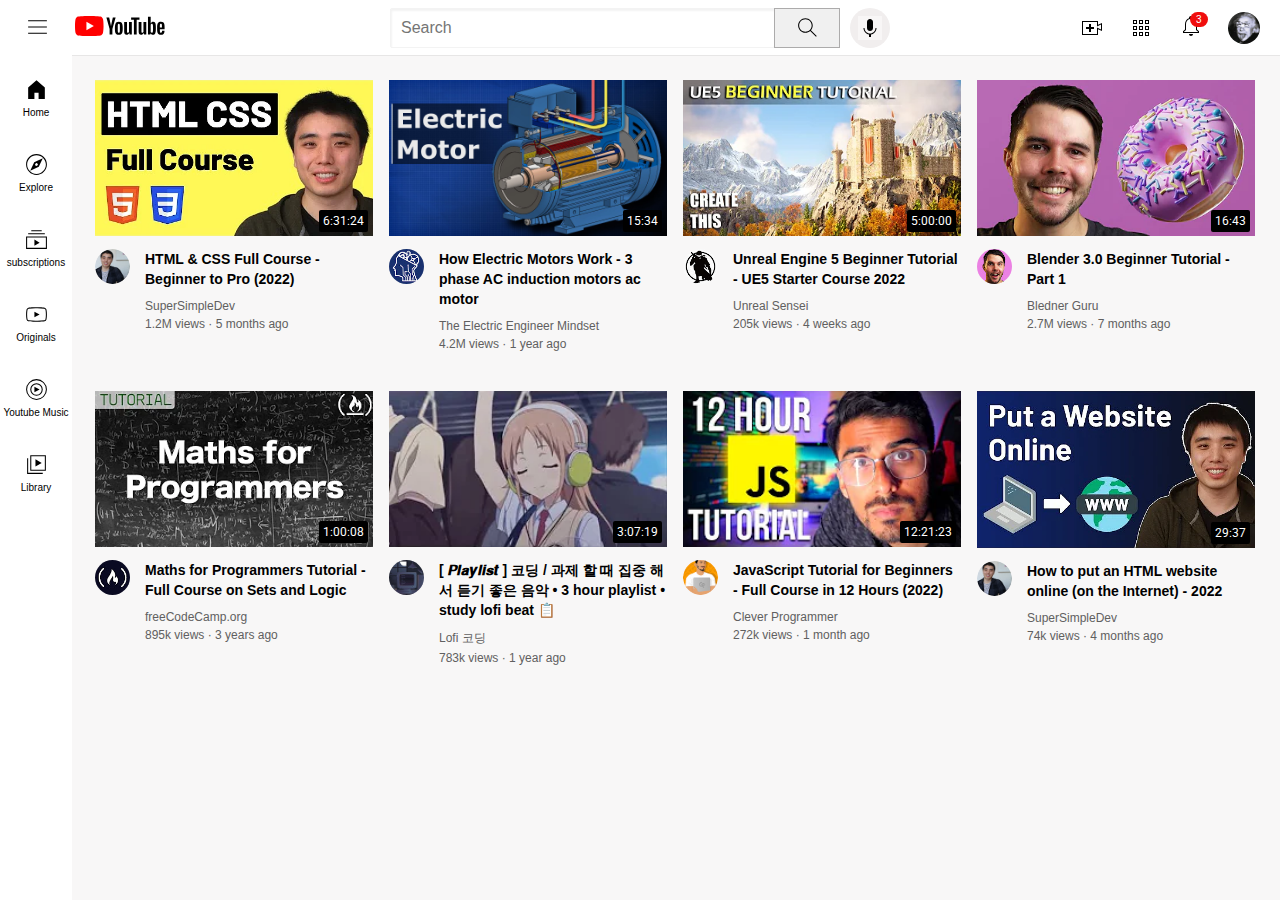
<file: index.html>
<!DOCTYPE html>
<html>
  <head>
    <title>My Tube</title>
    <link rel="stylesheet" href="youtube.css" />
    <link rel="stylesheet" href="header.css" />
    <link rel="stylesheet" href="general.css" />
    <link rel="stylesheet" href="sidebar.css" />
    <link rel="preconnect" href="https://fonts.googleapis.com" />
    <link rel="preconnect" href="https://fonts.gstatic.com" crossorigin />
    <link
      href="https://fonts.googleapis.com/css2?family=Roboto:wght@400;500;700&display=swap"
      rel="stylesheet"
    />
    <link rel="icon" href="Icons-folder/blue3.png" type="image.png" />
  </head>

  <body>
    <div class="header">
      <div class="left-section">
        <img class="hamburger-menu" src="not-icons/hamburger-menu.svg" />
        <a href="https://www.youtube.com/" target="_blank"
          ><img class="youtube-logo" src="not-icons/youtube-logo.svg"
        /></a>
      </div>
      <div class="middle-section">
        <input class="search" type="text" placeholder="Search" />
        <button class="search-button">
          <img class="search-icon" src="not-icons/search.svg" />
          <div class="tool-tip">Search</div>
        </button>
        <button class="voice-search-button">
          <img
            class="voice-search-icon"
            src="not-icons/voice-search-icon.svg"
          />
          <div class="tool-tip">Search with your voice</div>
        </button>
      </div>
      <div class="right-section">
        <img class="upload-icon" src="not-icons/upload.svg" />
        <img class="yt-app-icon" src="not-icons/youtube-apps.svg" />
        <div class="notifications-icon-container">
          <img class="notifications-icon" src="not-icons/notifications.svg" />
          <div class="notifications-count">3</div>
        </div>
        <img class="current-user-picture" src="Icons-folder/channel.jpg" />
      </div>
    </div>

    <div class="video-grid">
      <div class="preview-video">
        <div class="thumbnail-row">
          <a
            href="https://www.youtube.com/watch?v=G3e-cpL7ofc&t=22054s"
            target="_blank"
            ><img
              class="preview-thumbnail"
              src="Thumbnails/htmlandcss-thumbnail.png"
          /></a>
          <div class="video-time">6:31:24</div>
        </div>
        <div class="video-info-grid">
          <div class="icon-class">
            <img
              class="preview-icon"
              src="Icons-folder/supersimpledev-icon.jpg"
            />
          </div>
          <div class="info">
            <p class="preview-title">
              HTML & CSS Full Course - Beginner to Pro (2022)
            </p>
            <p class="preview-author">SuperSimpleDev</p>
            <p class="preview-stats">1.2M views &#183; 5 months ago</p>
          </div>
        </div>
      </div>

      <div class="preview-video">
        <div class="thumbnail-row">
          <a href="https://www.youtube.com/watch?v=59HBoIXzX_c" target="_blank">
            <img class="preview-thumbnail" src="Thumbnails/electric.jpg" />
          </a>
          <div class="video-time">15:34</div>
        </div>
        <div class="video-info-grid">
          <div class="icon-class">
            <img
              class="preview-icon"
              src="Icons-folder/theengineermideset-icon.jpg"
            />
          </div>
          <div class="info">
            <p class="preview-title">
              How Electric Motors Work - 3 phase AC induction motors ac motor
            </p>
            <p class="preview-author">The Electric Engineer Mindset</p>
            <p class="preview-stats">4.2M views &#183; 1 year ago</p>
          </div>
        </div>
      </div>

      <div class="sidebar">
        <div class="Sidebar-link">
          <img src="not-icons/home.svg" />
          <div>Home</div>
        </div>
        <div class="Sidebar-link">
          <img src="not-icons/explore.svg" />
          <div>Explore</div>
        </div>
        <div class="Sidebar-link">
          <img src="not-icons/subscriptions.svg" />
          <div>subscriptions</div>
        </div>
        <div class="Sidebar-link">
          <img src="not-icons/originals.svg" />
          <div>Originals</div>
        </div>
        <div class="Sidebar-link">
          <img src="not-icons/youtube-music.svg" />
          <div>Youtube Music</div>
        </div>
        <div class="Sidebar-link">
          <img src="not-icons/library.svg" />
          <div>Library</div>
        </div>
      </div>

      <div class="preview-video">
        <div class="thumbnail-row">
          <a href="https://www.youtube.com/watch?v=k-zMkzmduqI" target="_blank">
            <img
              class="preview-thumbnail"
              src="Thumbnails/unrealengine-thumbnail.png"
            />
          </a>
          <div class="video-time">5:00:00</div>
        </div>
        <div class="video-info-grid">
          <div class="icon-class">
            <img
              class="preview-icon"
              src="Icons-folder/unrealsensei-icon.jpg"
            />
          </div>
          <div class="info">
            <p class="preview-title">
              Unreal Engine 5 Beginner Tutorial - UE5 Starter Course 2022
            </p>
            <p class="preview-author">Unreal Sensei</p>
            <p class="preview-stats">205k views &#183; 4 weeks ago</p>
          </div>
        </div>
      </div>

      <div class="preview-video">
        <div class="thumbnail-row">
          <a href="https://www.youtube.com/watch?v=nIoXOplUvAw" target="_blank">
            <img
              class="preview-thumbnail"
              src="Thumbnails/blender-thumbnail.png"
            />
          </a>
          <div class="video-time">16:43</div>
        </div>
        <div class="video-info-grid">
          <div class="icon-class">
            <img class="preview-icon" src="Icons-folder/blenderguru-icon.jpg" />
          </div>
          <div class="info">
            <p class="preview-title">Blender 3.0 Beginner Tutorial - Part 1</p>
            <p class="preview-author">Bledner Guru</p>
            <p class="preview-stats">2.7M views &#183; 7 months ago</p>
          </div>
        </div>
      </div>

      <div class="preview-video">
        <div class="thumbnail-row">
          <a href="https://www.youtube.com/watch?v=2SpuBqvNjHI" target="_blank">
            <img
              class="preview-thumbnail"
              src="Thumbnails/mathforpro-thumbnail.png"
            />
          </a>
          <div class="video-time">1:00:08</div>
        </div>
        <div class="video-info-grid">
          <div class="icon-class">
            <img
              class="preview-icon"
              src="Icons-folder/freecodecamp.org-icon.jpg"
            />
          </div>
          <div class="info">
            <p class="preview-title">
              Maths for Programmers Tutorial - Full Course on Sets and Logic
            </p>
            <p class="preview-author">freeCodeCamp.org</p>
            <p class="preview-stats">895k views &#183; 3 years ago</p>
          </div>
        </div>
      </div>

      <div class="preview-video">
        <div class="thumbnail-row">
          <a href="https://www.youtube.com/watch?v=Vdxp5H2vOdU" target="_blank">
            <img
              class="preview-thumbnail"
              src="Thumbnails/lofi-thumbnail.png"
            />
          </a>
          <div class="video-time">3:07:19</div>
        </div>
        <div class="video-info-grid">
          <div class="icon-class">
            <img class="preview-icon" src="Icons-folder/lofi-icon.jpg" />
          </div>
          <div class="info">
            <p class="preview-title">
              [ 𝑷𝒍𝒂𝒚𝒍𝒊𝒔𝒕 ] 코딩 / 과제 할 때 집중 해서 듣기 좋은 음악 • 3 hour
              playlist • study lofi beat 📋
            </p>
            <p class="preview-author">Lofi 코딩</p>
            <p class="preview-stats">783k views &#183; 1 year ago</p>
          </div>
        </div>
      </div>

      <div class="preview-video">
        <div class="thumbnail-row">
          <a href="https://www.youtube.com/watch?v=Vdxp5H2vOdU" target="_blank">
            <img class="preview-thumbnail" src="Thumbnails/js.png" />
          </a>
          <div class="video-time">12:21:23</div>
        </div>
        <div class="video-info-grid">
          <div class="icon-class">
            <img class="preview-icon" src="Icons-folder/js.jpg" />
          </div>
          <div class="info">
            <p class="preview-title">
              JavaScript Tutorial for Beginners - Full Course in 12 Hours (2022)
            </p>
            <p class="preview-author">Clever Programmer</p>
            <p class="preview-stats">272k views &#183; 1 month ago</p>
          </div>
        </div>
      </div>

      <div class="preview-video">
        <div class="thumbnail-row">
          <a href="https://www.youtube.com/watch?v=Vdxp5H2vOdU" target="_blank">
            <img class="preview-thumbnail" src="Thumbnails/web.png" />
          </a>
          <div class="video-time">29:37</div>
        </div>
        <div class="video-info-grid">
          <div class="icon-class">
            <img
              class="preview-icon"
              src="Icons-folder/supersimpledev-icon.jpg"
            />
          </div>
          <div class="info">
            <p class="preview-title">
              How to put an HTML website online (on the Internet) - 2022
            </p>
            <p class="preview-author">SuperSimpleDev</p>
            <p class="preview-stats">74k views &#183; 4 months ago</p>
          </div>
        </div>
      </div>
    </div>
  </body>
</html>
</file>
<file: youtube.css>
.preview-thumbnail{
  width: 100%;
}

.video-info-grid{
  display: grid;
  grid-template-columns: 50px 1fr;
}

.preview-title{
  margin-top: 0;
  font-size: 14px;
  font-weight: 600;
  line-height: 20px;
  margin-bottom: 10px;
}

.preview-icon{
  width: 100%;
  border-radius: 50px;
  width: 35px;
  display: inline-block;
}

.thumbnail-row{
  margin-bottom: 9px;
  position: relative;
  
}

.preview-author, .preview-stats{
  font-size: 12px;
  color: rgb(96, 96, 96);
}

.preview-author{
  margin-bottom: 4px;
}

.video-grid{
  display: grid;
  grid-template-columns: 1fr 1fr 1fr;
  column-gap: 16px;
  row-gap: 40px;
}

@media (max-width: 800px) {
  .video-grid{
    grid-template-columns: 1fr 1fr;
  }
}

@media (min-width: 801px) and (max-width: 999){
  .video-grid{
    grid-template-columns: 1fr 1fr 1fr;
  }
  
}

@media (min-width: 1000px) {
  .video-grid{
    grid-template-columns: 1fr 1fr 1fr 1fr;
  }
}

.video-time{
  background-color: black;
  color: white;
  position: absolute;
  bottom: 8px;
  right: 5px;
  padding: 4px;
  font-family: Roboto, Arial;
  font-size: 12px;
  font-weight: 400;
  border-radius: 2px;

}
</file>
<file: header.css>
.header{
  height: 55px;
  display:flex;
  flex-direction: row;
  justify-content: space-between;
  position: fixed;
  top: 0;
  left: 0;
  right: 0;
  background-color: white;
  border-bottom-width: 1px;
  border-bottom-style: solid;
  border-bottom-color: rgb(231, 230, 230);
  z-index: 100;
}

.left-section{
  align-items: center;
  display: flex;
}

.middle-section{
  flex: 1;
  margin-left: 70px;
  margin-right: 35px;
  max-width: 500px;
  display: flex;
  align-items: center;
}

.right-section{
  width: 180px;
  margin-right: 20px;
  display: flex;
  align-items: center;
  justify-content: space-between;
  flex-shrink: 0;
}

.hamburger-menu{
  height: 25px;
  margin-left: 25px;
  margin-right: 25px;
}

.youtube-logo{
  height: 20px;
}

.search-button, 
.voice-search-button{
  position: relative;
  display: flex;
  justify-content: center;
  align-items: center;
}

.search-button{
  height: 40px;
  width: 66px;
  background-color: rgb(240, 240, 240);
  border-width: 1px;
  border-style: solid;
  border-color: rgb(172, 171, 171);
  margin-left: -1px;
  margin-right: 10px;
  position: relative;
}

.search-button .tool-tip, 
.voice-search-button .tool-tip{
  background-color: gray;
  color: white;
  border-color: rgb(172, 171, 171);
  position: absolute;
  padding-top: 4px;
  padding-bottom: 4px;
  padding-left: 8px;
  padding-right: 8px;
  border-radius: 3px;
  font-size: 12px;
  bottom: -30px;
  opacity: 0;
  transition: opacity 0.15s;
  pointer-events: none;
  white-space: nowrap;
}

.search-button:hover .tool-tip,
.voice-search-button:hover .tool-tip{
  opacity: 1;
}

.voice-search-button{
  height: 40px;
  width: 40px;
  border-radius: 20px;
  border: none;
  background-color: rgb(241, 238, 238);
}

.search{
  flex: 1;
  height: 36px;
  padding-left: 10px;
  font-size: 16px;
  border: 1px solid rgb(243, 243, 243);
  border-radius: 2px;
  box-shadow: inset 1px 2px 2px rgba(0, 0, 0, 0.05);
  width: 0;
}

.search::placeholder{
  font-size: 16px;
}

.search-icon{
  height: 25px;
}

.voice-search-icon{
  height: 24px;
  background-color: rgb(248, 246, 246);
}

.upload-icon{
  height: 24px;
}

.yt-app-icon{
  height: 24px;
}

.notifications-icon{
  height: 24px;
}

.notifications-icon-container{
  position: relative;
}

.notifications-count{
  position: absolute;
  top: -2px;
  right: -5px;
  background-color: rgb(240, 14, 14);
  color: white;
  font-size: 10px;
  padding-left: 6px;
  padding-right: 6px;
  padding-bottom: 2px;
  padding-top: 2px;
  border-radius: 10px;
}

.current-user-picture{
  height: 32px;
  border-radius: 16px;
}
</file>
<file: general.css>
p{
  margin-top: 0;
  margin-bottom: 0;
}

body{
  margin: 0;
  padding-top: 80px;
  padding-left: 95px;
  padding-right: 25px;
  background-color: rgb(248, 247, 247);
  font-family: 'Gill Sans', 'Gill Sans MT', Calibri, 'Trebuchet MS', sans-serif;
}
</file>
<file: sidebar.css>
.sidebar{
  position: fixed;
  left: 0;
  bottom: 0;
  top: 55px;
  background-color: white;
  width: 72px;
  z-index: 200;
  padding-top: 5px;
}

.Sidebar-link{
  height: 75px;
  display: flex;
  align-items: center;
  justify-content: center;
  flex-direction: column;
  cursor: pointer;
}

.Sidebar-link:hover{
  background-color: rgb(235, 235, 235);
  
}

.Sidebar-link img{
  height: 25px;
  margin-bottom: 5px;
}

.Sidebar-link div{
  font-size: 10px;
}
</file>
